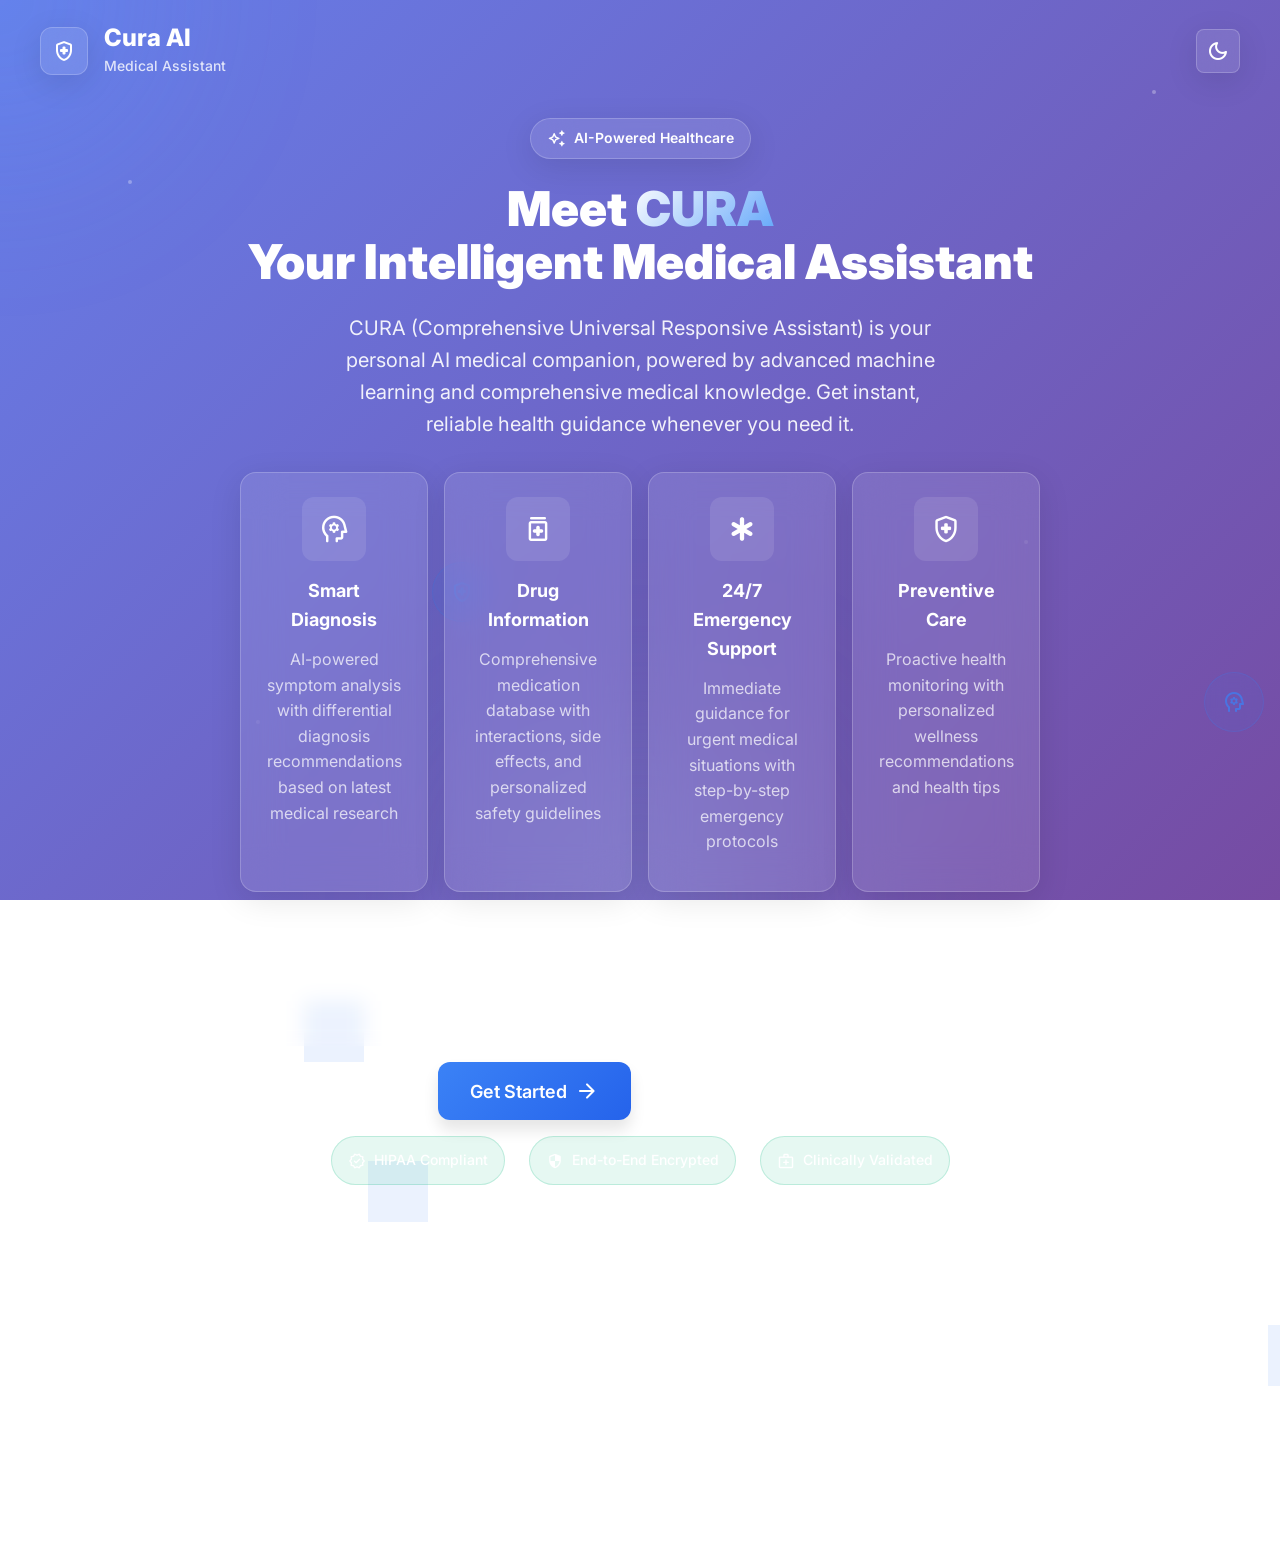
<file: frontend/index.html>
﻿<!DOCTYPE html>
<html lang="en">
<head>
    <meta charset="UTF-8">
    <meta name="viewport" content="width=device-width, initial-scale=1.0">
    <title>Cura AI - Your Intelligent Medical Assistant</title>
    <meta name="description" content="Advanced AI-powered medical assistant providing intelligent health guidance and medical insights">
    
    <!-- PWA Configuration -->
    <meta name="theme-color" content="#6366f1">
    <meta name="mobile-web-app-capable" content="yes">
    <meta name="apple-mobile-web-app-capable" content="yes">
    <meta name="apple-mobile-web-app-status-bar-style" content="black-translucent">
    <meta name="apple-mobile-web-app-title" content="Cura AI">
    
    <!-- Icons and Manifest -->
    <link rel="manifest" href="manifest.json">
    <link rel="icon" href="favicon.svg" type="image/svg+xml">
    
    <!-- Fonts -->
    <link rel="preconnect" href="https://fonts.googleapis.com">
    <link rel="preconnect" href="https://fonts.gstatic.com" crossorigin>
    <link href="https://fonts.googleapis.com/css2?family=Inter:wght@300;400;500;600;700;800;900&display=swap" rel="stylesheet">
    <link href="https://fonts.googleapis.com/css2?family=JetBrains+Mono:wght@400;500;600&display=swap" rel="stylesheet">
    <link href="https://fonts.googleapis.com/css2?family=Material+Symbols+Rounded:opsz,wght,FILL,GRAD@20..48,100..700,0..1,-50..200" rel="stylesheet">
    
    <!-- Styles -->
    <link rel="stylesheet" href="app.css">
</head>
<body>
    <!-- Loading Screen -->
    <div id="loadingScreen" class="loading-screen hidden">
        <div class="loading-container">
            <div class="loading-logo">
                <div class="logo-icon">
                    <span class="material-symbols-rounded">health_and_safety</span>
                </div>
                <h1>Cura AI</h1>
                <p>Initializing your medical assistant...</p>
            </div>
            <div class="loading-animation">
                <div class="loading-bar">
                    <div class="loading-progress"></div>
                </div>
                <div class="loading-dots">
                    <span></span><span></span><span></span>
                </div>
            </div>
        </div>
    </div>

    <!-- Main Application Container -->
    <div id="app" class="app-container">
        
        <!-- Welcome & Authentication Section -->
        <div id="authSection" class="auth-section">
            <!-- Background Effects -->
            <div class="background-effects">
                <div class="gradient-orb orb-1"></div>
                <div class="gradient-orb orb-2"></div>
                <div class="gradient-orb orb-3"></div>
                <div class="floating-particles">
                    <div class="particle"></div>
                    <div class="particle"></div>
                    <div class="particle"></div>
                    <div class="particle"></div>
                    <div class="particle"></div>
                </div>
            </div>
            
            <!-- Navigation Header -->
            <header class="auth-header">
                <div class="header-content">
                    <div class="brand-logo">
                        <div class="logo-container">
                            <span class="material-symbols-rounded">health_and_safety</span>
                        </div>
                        <div class="brand-text">
                            <h1>Cura AI</h1>
                            <span>Medical Assistant</span>
                        </div>
                    </div>
                    <div class="header-actions">
                        <button id="themeToggle" class="theme-toggle" aria-label="Toggle theme">
                            <span class="material-symbols-rounded">dark_mode</span>
                        </button>
                    </div>
                </div>
            </header>

            <!-- Main Authentication Content -->
            <main class="auth-main">
                <!-- Welcome Section -->
                <div id="welcomeView" class="view welcome-view active">
                    <div class="welcome-content">
                        <div class="welcome-hero">
                            <div class="hero-badge animate-bounce">
                                <span class="material-symbols-rounded">auto_awesome</span>
                                <span>AI-Powered Healthcare</span>
                            </div>
                            <h1 class="hero-title animate-fade-in">
                                Meet <span class="gradient-text">CURA</span>
                                <br>Your Intelligent Medical Assistant
                            </h1>
                            <p class="hero-description animate-fade-in-delay">
                                CURA (Comprehensive Universal Responsive Assistant) is your personal AI medical companion, 
                                powered by advanced machine learning and comprehensive medical knowledge. Get instant, 
                                reliable health guidance whenever you need it.
                            </p>
                            
                            <!-- Animated Medical Icons -->
                            <div class="medical-animation">
                                <div class="floating-icon icon-1">
                                    <span class="material-symbols-rounded">health_and_safety</span>
                                </div>
                                <div class="floating-icon icon-2">
                                    <span class="material-symbols-rounded">psychology</span>
                                </div>
                                <div class="floating-icon icon-3">
                                    <span class="material-symbols-rounded">medication</span>
                                </div>
                                <div class="floating-icon icon-4">
                                    <span class="material-symbols-rounded">emergency</span>
                                </div>
                                <div class="floating-icon icon-5">
                                    <span class="material-symbols-rounded">favorite</span>
                                </div>
                            </div>
                        </div>
                        
                        <div class="feature-showcase">
                            <div class="feature-card animate-slide-up" style="animation-delay: 0.1s">
                                <div class="feature-icon">
                                    <span class="material-symbols-rounded">psychology</span>
                                </div>
                                <h3>Smart Diagnosis</h3>
                                <p>AI-powered symptom analysis with differential diagnosis recommendations based on latest medical research</p>
                            </div>
                            <div class="feature-card animate-slide-up" style="animation-delay: 0.2s">
                                <div class="feature-icon">
                                    <span class="material-symbols-rounded">medication</span>
                                </div>
                                <h3>Drug Information</h3>
                                <p>Comprehensive medication database with interactions, side effects, and personalized safety guidelines</p>
                            </div>
                            <div class="feature-card animate-slide-up" style="animation-delay: 0.3s">
                                <div class="feature-icon">
                                    <span class="material-symbols-rounded">emergency</span>
                                </div>
                                <h3>24/7 Emergency Support</h3>
                                <p>Immediate guidance for urgent medical situations with step-by-step emergency protocols</p>
                            </div>
                            <div class="feature-card animate-slide-up" style="animation-delay: 0.4s">
                                <div class="feature-icon">
                                    <span class="material-symbols-rounded">health_and_safety</span>
                                </div>
                                <h3>Preventive Care</h3>
                                <p>Proactive health monitoring with personalized wellness recommendations and health tips</p>
                            </div>
                        </div>
                        
                        <div class="stats-section animate-fade-in-delay-2">
                            <div class="stat-item">
                                <span class="stat-number">10k+</span>
                                <span class="stat-label">Medical Articles</span>
                            </div>
                            <div class="stat-item">
                                <span class="stat-number">90%</span>
                                <span class="stat-label">Accuracy Rate</span>
                            </div>
                            <div class="stat-item">
                                <span class="stat-number">24/7</span>
                                <span class="stat-label">Availability</span>
                            </div>
                        </div>
                        
                        <div class="action-buttons animate-bounce-delay">
                            <button id="getStartedBtn" class="btn btn-primary btn-large pulse-animation">
                                <span>Get Started</span>
                                <span class="material-symbols-rounded">arrow_forward</span>
                            </button>
                            <button id="learnMoreBtn" class="btn btn-secondary btn-large">
                                <span class="material-symbols-rounded">info</span>
                                <span>Learn More</span>
                            </button>
                        </div>
                        
                        <div class="trust-indicators animate-fade-in-delay-3">
                            <div class="trust-item">
                                <span class="material-symbols-rounded">verified</span>
                                <span>HIPAA Compliant</span>
                            </div>
                            <div class="trust-item">
                                <span class="material-symbols-rounded">security</span>
                                <span>End-to-End Encrypted</span>
                            </div>
                            <div class="trust-item">
                                <span class="material-symbols-rounded">medical_services</span>
                                <span>Clinically Validated</span>
                            </div>
                        </div>
                    </div>
                </div>

                <!-- Login Section -->
                <div id="loginView" class="view auth-view">
                    <div class="auth-container">
                        <div class="auth-header-text">
                            <h2>Welcome Back</h2>
                            <p>Sign in to continue your healthcare journey</p>
                        </div>
                        
                        <form id="loginForm" class="auth-form">
                            <div class="form-group">
                                <div class="input-container">
                                    <span class="input-icon material-symbols-rounded">mail</span>
                                    <input 
                                        type="email" 
                                        id="loginEmail" 
                                        name="email" 
                                        placeholder="Email address" 
                                        required 
                                        autocomplete="email"
                                    >
                                    <label for="loginEmail">Email</label>
                                </div>
                            </div>
                            
                            <div class="form-group">
                                <div class="input-container">
                                    <span class="input-icon material-symbols-rounded">lock</span>
                                    <input 
                                        type="password" 
                                        id="loginPassword" 
                                        name="password" 
                                        placeholder="Password" 
                                        required 
                                        autocomplete="current-password"
                                    >
                                    <label for="loginPassword">Password</label>
                                    <button type="button" class="password-toggle" aria-label="Toggle password visibility">
                                        <span class="material-symbols-rounded">visibility</span>
                                    </button>
                                </div>
                            </div>
                            
                            <div class="form-options">
                                <label class="checkbox-container">
                                    <input type="checkbox" name="remember">
                                    <span class="checkmark"></span>
                                    <span class="checkbox-label">Remember me</span>
                                </label>
                                <button type="button" class="link-button">Forgot password?</button>
                            </div>
                            
                            <button type="submit" class="btn btn-primary btn-full">
                                <span id="loginBtnText">Sign In</span>
                                <span id="loginBtnLoader" class="btn-loader hidden">
                                    <span class="material-symbols-rounded">progress_activity</span>
                                </span>
                            </button>
                        </form>
                        
                        <div class="auth-switch">
                            <p>Don't have an account? <button type="button" id="showSignupBtn" class="link-button">Sign up</button></p>
                            <div class="guest-option">
                                <p>Or <button type="button" id="tryAsGuestBtn" class="link-button guest-btn">try as guest</button> to explore CURA</p>
                            </div>
                        </div>
                    </div>
                </div>

                <!-- Signup Section -->
                <div id="signupView" class="view auth-view">
                    <div class="auth-container">
                        <div class="auth-header-text">
                            <h2>Create Account</h2>
                            <p>Join thousands who trust Cura with their health</p>
                        </div>
                        
                        <form id="signupForm" class="auth-form">
                            <div class="form-group">
                                <div class="input-container">
                                    <span class="input-icon material-symbols-rounded">alternate_email</span>
                                    <input 
                                        type="text" 
                                        id="signupUsername" 
                                        name="username" 
                                        placeholder="Username" 
                                        required 
                                        minlength="3"
                                        maxlength="50"
                                        autocomplete="username"
                                    >
                                    <label for="signupUsername">Username</label>
                                </div>
                            </div>
                            
                            <div class="form-row">
                                <div class="form-group">
                                    <div class="input-container">
                                        <span class="input-icon material-symbols-rounded">person</span>
                                        <input 
                                            type="text" 
                                            id="firstName" 
                                            name="firstName" 
                                            placeholder="First name" 
                                            required
                                            autocomplete="given-name"
                                        >
                                        <label for="firstName">First Name</label>
                                    </div>
                                </div>
                                <div class="form-group">
                                    <div class="input-container">
                                        <span class="input-icon material-symbols-rounded">person</span>
                                        <input 
                                            type="text" 
                                            id="lastName" 
                                            name="lastName" 
                                            placeholder="Last name" 
                                            required
                                            autocomplete="family-name"
                                        >
                                        <label for="lastName">Last Name</label>
                                    </div>
                                </div>
                            </div>
                            
                            <div class="form-group">
                                <div class="input-container">
                                    <span class="input-icon material-symbols-rounded">mail</span>
                                    <input 
                                        type="email" 
                                        id="signupEmail" 
                                        name="email" 
                                        placeholder="Email address" 
                                        required
                                        autocomplete="email"
                                    >
                                    <label for="signupEmail">Email</label>
                                </div>
                            </div>
                            
                            <div class="form-group">
                                <div class="input-container">
                                    <span class="input-icon material-symbols-rounded">lock</span>
                                    <input 
                                        type="password" 
                                        id="signupPassword" 
                                        name="password" 
                                        placeholder="Password" 
                                        required 
                                        minlength="8"
                                        autocomplete="new-password"
                                    >
                                    <label for="signupPassword">Password</label>
                                    <button type="button" class="password-toggle" aria-label="Toggle password visibility">
                                        <span class="material-symbols-rounded">visibility</span>
                                    </button>
                                </div>
                                <div class="password-strength">
                                    <div class="strength-bar">
                                        <div class="strength-fill"></div>
                                    </div>
                                    <span class="strength-text">Password strength: Weak</span>
                                </div>
                            </div>
                            
                            <div class="form-group">
                                <div class="input-container">
                                    <span class="input-icon material-symbols-rounded">lock</span>
                                    <input 
                                        type="password" 
                                        id="confirmPassword" 
                                        name="confirmPassword" 
                                        placeholder="Confirm password" 
                                        required
                                        autocomplete="new-password"
                                    >
                                    <label for="confirmPassword">Confirm Password</label>
                                </div>
                            </div>
                            
                            <div class="form-options">
                                <label class="checkbox-container">
                                    <input type="checkbox" name="terms" required>
                                    <span class="checkmark"></span>
                                    <span class="checkbox-label">
                                        I agree to the <button type="button" class="link-button">Terms of Service</button> 
                                        and <button type="button" class="link-button">Privacy Policy</button>
                                    </span>
                                </label>
                            </div>
                            
                            <button type="submit" class="btn btn-primary btn-full">
                                <span id="signupBtnText">Create Account</span>
                                <span id="signupBtnLoader" class="btn-loader hidden">
                                    <span class="material-symbols-rounded">progress_activity</span>
                                </span>
                            </button>
                        </form>
                        
                        <div class="auth-switch">
                            <p>Already have an account? <button type="button" id="showLoginBtn" class="link-button">Sign in</button></p>
                            <div class="guest-option">
                                <p>Or <button type="button" id="tryAsGuestBtn2" class="link-button guest-btn">try as guest</button> to explore CURA</p>
                            </div>
                        </div>
                    </div>
                </div>
            </main>
        </div>

        <!-- Chat Application Section -->
        <div id="chatSection" class="chat-section hidden">
            <!-- Chat Header -->
            <header class="chat-header">
                <div class="header-left">
                    <div class="app-logo">
                        <span class="material-symbols-rounded">health_and_safety</span>
                        <div class="logo-text">
                            <h1>Cura AI</h1>
                            <span class="status-indicator">
                                <span class="status-dot"></span>
                                Online
                            </span>
                        </div>
                    </div>
                </div>
                
                <div class="header-center">
                    <div class="user-greeting">
                        <span id="userGreeting">Welcome back!</span>
                    </div>
                </div>
                
                <div class="header-right">
                    <div class="header-actions">
                        <button class="action-btn" id="settingsBtn" aria-label="Settings">
                            <span class="material-symbols-rounded">settings</span>
                        </button>
                        <button class="action-btn" id="helpBtn" aria-label="Help">
                            <span class="material-symbols-rounded">help</span>
                        </button>
                        <div class="user-menu">
                            <button class="user-avatar" id="userMenuBtn">
                                <span class="material-symbols-rounded">account_circle</span>
                            </button>
                            <div class="user-dropdown" id="userDropdown">
                                <div class="dropdown-header">
                                    <div class="user-info">
                                        <div class="user-name" id="userName">User</div>
                                        <div class="user-email" id="userEmail">user@example.com</div>
                                    </div>
                                </div>
                                <div class="dropdown-menu">
                                    <button class="dropdown-item">
                                        <span class="material-symbols-rounded">person</span>
                                        <span>Profile</span>
                                    </button>
                                    <button class="dropdown-item">
                                        <span class="material-symbols-rounded">history</span>
                                        <span>Chat History</span>
                                    </button>
                                    <button class="dropdown-item">
                                        <span class="material-symbols-rounded">settings</span>
                                        <span>Settings</span>
                                    </button>
                                    <div class="dropdown-divider"></div>
                                    <button class="dropdown-item" id="logoutBtn">
                                        <span class="material-symbols-rounded">logout</span>
                                        <span>Sign Out</span>
                                    </button>
                                </div>
                            </div>
                        </div>
                    </div>
                </div>
            </header>

            <!-- Chat Main Content -->
            <main class="chat-main">
                <div class="chat-container">
                    <!-- Chat Messages Area -->
                    <div class="chat-messages" id="chatMessages">
                        <!-- Messages will be dynamically added here -->
                    </div>

                    <!-- Chat Input Area -->
                    <div class="chat-input-area">
                        <div class="input-container">
                            <div class="input-wrapper">
                                <div class="message-input-container">
                                    <textarea 
                                        id="messageInput" 
                                        class="message-input" 
                                        placeholder="Ask me about your health concerns, symptoms, or medications..."
                                        rows="1"
                                        maxlength="2000"
                                    ></textarea>
                                    <div class="input-overlay">
                                        <div class="character-count">
                                            <span id="charCount">0</span>/2000
                                        </div>
                                    </div>
                                </div>
                                
                                <div class="input-actions-right">
                                    <button class="send-btn" id="sendBtn" disabled aria-label="Send message">
                                        <span class="material-symbols-rounded">send</span>
                                    </button>
                                </div>
                            </div>
                            
                            <div class="input-footer">
                                <div class="quick-actions">
                                    <button class="quick-action" data-action="symptoms">
                                        <span class="material-symbols-rounded">healing</span>
                                        <span>Symptoms</span>
                                    </button>
                                    <button class="quick-action" data-action="medication">
                                        <span class="material-symbols-rounded">pill</span>
                                        <span>Medication</span>
                                    </button>
                                    <button class="quick-action" data-action="emergency">
                                        <span class="material-symbols-rounded">local_hospital</span>
                                        <span>Emergency</span>
                                    </button>
                                </div>
                                <div class="ai-status">
                                    <span class="status-indicator">
                                        <span class="status-dot"></span>
                                        AI Ready
                                    </span>
                                </div>
                            </div>
                        </div>
                    </div>
                </div>
            </main>
        </div>
    </div>

    <!-- Toast Notifications -->
    <div id="toastContainer" class="toast-container"></div>

    <!-- Modals -->
    <div id="modalOverlay" class="modal-overlay hidden">
        <div class="modal" id="settingsModal">
            <div class="modal-header">
                <h3>Settings</h3>
                <button class="modal-close" aria-label="Close">
                    <span class="material-symbols-rounded">close</span>
                </button>
            </div>
            <div class="modal-body">
                <p>Settings content coming soon...</p>
            </div>
        </div>
    </div>

    <!-- Scripts -->
    <script>
        // Initialize proper application flow
        document.addEventListener('DOMContentLoaded', function() {
            console.log('DOM loaded - initializing CURA application flow');
            
            // Check if user is already authenticated
            const authToken = localStorage.getItem('auth_token');
            const isAuthenticated = authToken && authToken !== 'guest_token';
            
            if (isAuthenticated) {
                // User is authenticated, go directly to chat
                showChatSection();
            } else {
                // Show welcome screen for new users
                showWelcomeSection();
            }
            
            // Hide loading screen
            const loadingScreen = document.getElementById('loadingScreen');
            if (loadingScreen) {
                loadingScreen.classList.add('hidden');
            }
        });
        
        function showWelcomeSection() {
            const authSection = document.getElementById('authSection');
            const chatSection = document.getElementById('chatSection');
            const welcomeView = document.getElementById('welcomeView');
            
            if (authSection) {
                authSection.classList.remove('hidden');
            }
            if (chatSection) {
                chatSection.classList.add('hidden');
            }
            if (welcomeView) {
                welcomeView.classList.add('active');
            }
            
            console.log('Showing welcome section');
        }
        
        function showAuthSection() {
            const welcomeView = document.getElementById('welcomeView');
            const loginView = document.getElementById('loginView');
            
            if (welcomeView) {
                welcomeView.classList.remove('active');
            }
            if (loginView) {
                loginView.classList.add('active');
            }
            
            console.log('Showing auth section');
        }
        
        function showChatSection() {
            const authSection = document.getElementById('authSection');
            const chatSection = document.getElementById('chatSection');
            
            if (authSection) {
                authSection.classList.add('hidden');
            }
            if (chatSection) {
                chatSection.classList.remove('hidden');
            }
            
            console.log('Showing chat section');
        }
        
        // Service Worker Management
        if ('serviceWorker' in navigator) {
            navigator.serviceWorker.register('sw.js').catch(function(error) {
                console.log('Service Worker registration failed:', error);
            });
        }
    </script>
    <script src="app.js"></script>
</body>
</html>
</file>
<file: frontend/app.css>
/*
 * Cura AI - Modern Medical Assistant Interface
 * Version 2.0 - Complete UI Rebuild
 * Built with modern CSS features and design systems
 */

/* CSS Reset and Base */
*,
*::before,
*::after {
    margin: 0;
    padding: 0;
    box-sizing: border-box;
}

/* CSS Custom Properties - Design System */
:root {
    /* Color Palette - Modern Medical Theme */
    --primary-50: #eff6ff;
    --primary-100: #dbeafe;
    --primary-200: #bfdbfe;
    --primary-300: #93c5fd;
    --primary-400: #60a5fa;
    --primary-500: #3b82f6;
    --primary-600: #2563eb;
    --primary-700: #1d4ed8;
    --primary-800: #1e40af;
    --primary-900: #1e3a8a;
    
    --secondary-50: #f0f9ff;
    --secondary-500: #06b6d4;
    --secondary-600: #0891b2;
    
    --success-50: #ecfdf5;
    --success-500: #10b981;
    --success-600: #059669;
    
    --warning-50: #fffbeb;
    --warning-500: #f59e0b;
    --warning-600: #d97706;
    
    --error-50: #fef2f2;
    --error-500: #ef4444;
    --error-600: #dc2626;
    
    --gray-50: #f9fafb;
    --gray-100: #f3f4f6;
    --gray-200: #e5e7eb;
    --gray-300: #d1d5db;
    --gray-400: #9ca3af;
    --gray-500: #6b7280;
    --gray-600: #4b5563;
    --gray-700: #374151;
    --gray-800: #1f2937;
    --gray-900: #111827;
    
    /* Glass Morphism */
    --glass-bg: rgba(255, 255, 255, 0.1);
    --glass-bg-light: rgba(255, 255, 255, 0.15);
    --glass-bg-dark: rgba(0, 0, 0, 0.1);
    --glass-border: rgba(255, 255, 255, 0.2);
    --glass-shadow: 0 8px 32px rgba(0, 0, 0, 0.1);
    --glass-shadow-hover: 0 12px 40px rgba(0, 0, 0, 0.15);
    
    /* Gradients */
    --gradient-primary: linear-gradient(135deg, var(--primary-500) 0%, var(--primary-600) 100%);
    --gradient-secondary: linear-gradient(135deg, var(--secondary-500) 0%, var(--secondary-600) 100%);
    --gradient-background: linear-gradient(135deg, #667eea 0%, #764ba2 100%);
    --gradient-text: linear-gradient(135deg, var(--primary-600) 0%, var(--secondary-500) 100%);
    
    /* Typography */
    --font-family: 'Inter', -apple-system, BlinkMacSystemFont, 'Segoe UI', Roboto, sans-serif;
    --font-mono: 'JetBrains Mono', 'Fira Code', monospace;
    
    --text-xs: 0.75rem;      /* 12px */
    --text-sm: 0.875rem;     /* 14px */
    --text-base: 1rem;       /* 16px */
    --text-lg: 1.125rem;     /* 18px */
    --text-xl: 1.25rem;      /* 20px */
    --text-2xl: 1.5rem;      /* 24px */
    --text-3xl: 1.875rem;    /* 30px */
    --text-4xl: 2.25rem;     /* 36px */
    --text-5xl: 3rem;        /* 48px */
    
    /* Spacing */
    --space-1: 0.25rem;      /* 4px */
    --space-2: 0.5rem;       /* 8px */
    --space-3: 0.75rem;      /* 12px */
    --space-4: 1rem;         /* 16px */
    --space-5: 1.25rem;      /* 20px */
    --space-6: 1.5rem;       /* 24px */
    --space-8: 2rem;         /* 32px */
    --space-10: 2.5rem;      /* 40px */
    --space-12: 3rem;        /* 48px */
    --space-16: 4rem;        /* 64px */
    --space-20: 5rem;        /* 80px */
    
    /* Border Radius */
    --radius-sm: 0.25rem;    /* 4px */
    --radius-md: 0.375rem;   /* 6px */
    --radius-lg: 0.5rem;     /* 8px */
    --radius-xl: 0.75rem;    /* 12px */
    --radius-2xl: 1rem;      /* 16px */
    --radius-3xl: 1.5rem;    /* 24px */
    --radius-full: 9999px;
    
    /* Shadows */
    --shadow-sm: 0 1px 2px rgba(0, 0, 0, 0.05);
    --shadow-md: 0 4px 6px rgba(0, 0, 0, 0.07);
    --shadow-lg: 0 10px 15px rgba(0, 0, 0, 0.1);
    --shadow-xl: 0 20px 25px rgba(0, 0, 0, 0.1);
    --shadow-2xl: 0 25px 50px rgba(0, 0, 0, 0.15);
    
    /* Animation */
    --duration-fast: 150ms;
    --duration-normal: 300ms;
    --duration-slow: 500ms;
    --ease-in-out: cubic-bezier(0.4, 0, 0.2, 1);
    --ease-out: cubic-bezier(0, 0, 0.2, 1);
    --ease-bounce: cubic-bezier(0.68, -0.55, 0.265, 1.55);
}

/* Dark Theme Variables */
[data-theme="dark"] {
    --glass-bg: rgba(0, 0, 0, 0.2);
    --glass-bg-light: rgba(0, 0, 0, 0.3);
    --glass-border: rgba(255, 255, 255, 0.1);
    --gradient-background: linear-gradient(135deg, #1e293b 0%, #334155 100%);
}

/* Base Styles */
html {
    font-size: 16px;
    scroll-behavior: smooth;
}

body {
    font-family: var(--font-family);
    font-size: var(--text-base);
    font-weight: 400;
    line-height: 1.6;
    color: var(--gray-900);
    background: var(--gradient-background);
    background-attachment: fixed;
    overflow-x: hidden;
    -webkit-font-smoothing: antialiased;
    -moz-osx-font-smoothing: grayscale;
    text-rendering: optimizeLegibility;
}

/* Loading Screen */
.loading-screen {
    position: fixed;
    top: 0;
    left: 0;
    right: 0;
    bottom: 0;
    background: var(--gradient-background);
    display: flex;
    align-items: center;
    justify-content: center;
    z-index: 9999;
    transition: opacity var(--duration-slow) var(--ease-out);
}

.loading-container {
    text-align: center;
    color: white;
}

.loading-logo {
    margin-bottom: var(--space-8);
}

.logo-icon {
    width: 80px;
    height: 80px;
    background: var(--glass-bg);
    backdrop-filter: blur(20px);
    border: 1px solid var(--glass-border);
    border-radius: var(--radius-3xl);
    display: flex;
    align-items: center;
    justify-content: center;
    margin: 0 auto var(--space-4);
    box-shadow: var(--glass-shadow);
}

.logo-icon .material-symbols-rounded {
    font-size: 3rem;
    color: white;
}

.loading-logo h1 {
    font-size: var(--text-4xl);
    font-weight: 800;
    margin-bottom: var(--space-2);
    background: linear-gradient(135deg, #ffffff 0%, #e2e8f0 100%);
    -webkit-background-clip: text;
    -webkit-text-fill-color: transparent;
    background-clip: text;
}

.loading-logo p {
    font-size: var(--text-lg);
    opacity: 0.8;
    font-weight: 500;
}

.loading-animation {
    width: 300px;
    margin: 0 auto;
}

.loading-bar {
    height: 4px;
    background: rgba(255, 255, 255, 0.2);
    border-radius: var(--radius-full);
    overflow: hidden;
    margin-bottom: var(--space-4);
}

.loading-progress {
    height: 100%;
    background: linear-gradient(90deg, #ffffff 0%, #60a5fa 100%);
    border-radius: var(--radius-full);
    animation: loadingProgress 2s ease-in-out infinite;
}

.loading-dots {
    display: flex;
    justify-content: center;
    gap: var(--space-2);
}

.loading-dots span {
    width: 8px;
    height: 8px;
    background: rgba(255, 255, 255, 0.6);
    border-radius: var(--radius-full);
    animation: loadingDots 1.4s infinite ease-in-out;
}

.loading-dots span:nth-child(1) { animation-delay: -0.32s; }
.loading-dots span:nth-child(2) { animation-delay: -0.16s; }
.loading-dots span:nth-child(3) { animation-delay: 0s; }

/* App Container */
.app-container {
    position: relative;
}

/* Authentication Section */
.auth-section {
    position: relative;
    display: flex;
    flex-direction: column;
}

/* Background Effects */
.background-effects {
    position: fixed;
    top: 0;
    left: 0;
    right: 0;
    bottom: 0;
    overflow: hidden;
    z-index: -1;
}

.gradient-orb {
    position: absolute;
    border-radius: var(--radius-full);
    filter: blur(100px);
    opacity: 0.3;
    animation: floatOrb 20s ease-in-out infinite;
}

.orb-1 {
    width: 400px;
    height: 400px;
    background: radial-gradient(circle, var(--primary-400) 0%, transparent 70%);
    top: -200px;
    left: -200px;
    animation-delay: 0s;
}

.orb-2 {
    width: 300px;
    height: 300px;
    background: radial-gradient(circle, var(--secondary-400) 0%, transparent 70%);
    top: 50%;
    right: -150px;
    animation-delay: -10s;
}

.orb-3 {
    width: 500px;
    height: 500px;
    background: radial-gradient(circle, var(--primary-300) 0%, transparent 70%);
    bottom: -250px;
    left: 50%;
    transform: translateX(-50%);
    animation-delay: -5s;
}

.floating-particles {
    position: absolute;
    top: 0;
    left: 0;
    right: 0;
    bottom: 0;
}

.particle {
    position: absolute;
    width: 4px;
    height: 4px;
    background: rgba(255, 255, 255, 0.3);
    border-radius: var(--radius-full);
    animation: floatParticle 15s linear infinite;
}

.particle:nth-child(1) {
    top: 20%;
    left: 10%;
    animation-delay: 0s;
    animation-duration: 20s;
}

.particle:nth-child(2) {
    top: 60%;
    left: 80%;
    animation-delay: -5s;
    animation-duration: 25s;
}

.particle:nth-child(3) {
    top: 30%;
    left: 60%;
    animation-delay: -10s;
    animation-duration: 18s;
}

.particle:nth-child(4) {
    top: 80%;
    left: 20%;
    animation-delay: -15s;
    animation-duration: 22s;
}

.particle:nth-child(5) {
    top: 10%;
    left: 90%;
    animation-delay: -8s;
    animation-duration: 16s;
}

/* Header */
.auth-header {
    padding: var(--space-6) var(--space-8);
    position: relative;
    z-index: 10;
}

.header-content {
    max-width: 1200px;
    margin: 0 auto;
    display: flex;
    justify-content: space-between;
    align-items: center;
}

.brand-logo {
    display: flex;
    align-items: center;
    gap: var(--space-4);
}

.logo-container {
    width: 48px;
    height: 48px;
    background: var(--glass-bg);
    backdrop-filter: blur(20px);
    border: 1px solid var(--glass-border);
    border-radius: var(--radius-xl);
    display: flex;
    align-items: center;
    justify-content: center;
    box-shadow: var(--glass-shadow);
}

.logo-container .material-symbols-rounded {
    font-size: 1.5rem;
    color: white;
}

.brand-text h1 {
    font-size: var(--text-2xl);
    font-weight: 800;
    color: white;
    line-height: 1.2;
}

.brand-text span {
    font-size: var(--text-sm);
    color: rgba(255, 255, 255, 0.8);
    font-weight: 500;
}

.header-actions {
    display: flex;
    gap: var(--space-3);
}

.theme-toggle {
    width: 44px;
    height: 44px;
    background: var(--glass-bg);
    backdrop-filter: blur(20px);
    border: 1px solid var(--glass-border);
    border-radius: var(--radius-lg);
    display: flex;
    align-items: center;
    justify-content: center;
    color: white;
    cursor: pointer;
    transition: all var(--duration-normal) var(--ease-in-out);
    box-shadow: var(--glass-shadow);
}

.theme-toggle:hover {
    background: var(--glass-bg-light);
    transform: translateY(-2px);
    box-shadow: var(--glass-shadow-hover);
}

/* Main Content */
.auth-main {
    flex: 1;
    display: flex;
    align-items: center;
    justify-content: center;
    padding: var(--space-4) var(--space-8);
    position: relative;
    z-index: 10;
}

/* Views */
.view {
    display: none;
    width: 100%;
    max-width: 1200px;
    margin: 0 auto;
    animation: fadeInUp var(--duration-slow) var(--ease-out);
}

.view.active {
    display: block;
}

/* Welcome View */
.welcome-view {
    text-align: center;
    color: white;
}

.welcome-content {
    max-width: 800px;
    margin: 0 auto;
}

.welcome-hero {
    margin-bottom: var(--space-8);
}

.hero-badge {
    display: inline-flex;
    align-items: center;
    gap: var(--space-2);
    padding: var(--space-2) var(--space-4);
    background: var(--glass-bg);
    backdrop-filter: blur(20px);
    border: 1px solid var(--glass-border);
    border-radius: var(--radius-full);
    font-size: var(--text-sm);
    font-weight: 600;
    margin-bottom: var(--space-6);
    box-shadow: var(--glass-shadow);
}

.hero-badge .material-symbols-rounded {
    font-size: 1.2rem;
}

.hero-title {
    font-size: var(--text-5xl);
    font-weight: 900;
    line-height: 1.1;
    margin-bottom: var(--space-6);
}

.gradient-text {
    background: linear-gradient(135deg, #ffffff 0%, #60a5fa 100%);
    -webkit-background-clip: text;
    -webkit-text-fill-color: transparent;
    background-clip: text;
}

.hero-description {
    font-size: var(--text-xl);
    line-height: 1.6;
    opacity: 0.9;
    margin-bottom: var(--space-10);
    max-width: 600px;
    margin-left: auto;
    margin-right: auto;
}

/* Feature Showcase */
.feature-showcase {
    display: grid;
    grid-template-columns: repeat(4, 1fr);
    gap: var(--space-4);
    margin-bottom: var(--space-12);
}

.feature-card {
    background: var(--glass-bg);
    backdrop-filter: blur(20px);
    border: 1px solid var(--glass-border);
    border-radius: var(--radius-2xl);
    padding: var(--space-6);
    text-align: center;
    transition: all var(--duration-normal) var(--ease-in-out);
    box-shadow: var(--glass-shadow);
}

.feature-card:hover {
    background: var(--glass-bg-light);
    transform: translateY(-8px);
    box-shadow: var(--glass-shadow-hover);
}

.feature-icon {
    width: 64px;
    height: 64px;
    background: rgba(255, 255, 255, 0.1);
    border-radius: var(--radius-xl);
    display: flex;
    align-items: center;
    justify-content: center;
    margin: 0 auto var(--space-4);
}

.feature-icon .material-symbols-rounded {
    font-size: 2rem;
    color: white;
}

.feature-card h3 {
    font-size: var(--text-xl);
    font-weight: 700;
    margin-bottom: var(--space-2);
    color: white;
}

.feature-card p {
    font-size: var(--text-base);
    opacity: 0.8;
    line-height: 1.5;
}

/* Action Buttons */
.action-buttons {
    display: flex;
    gap: var(--space-4);
    justify-content: center;
    flex-wrap: wrap;
}

/* Auth Views */
.auth-view {
    max-width: 480px;
    margin: 0 auto;
}

.auth-container {
    background: var(--glass-bg);
    backdrop-filter: blur(20px);
    border: 1px solid var(--glass-border);
    border-radius: var(--radius-3xl);
    padding: var(--space-10);
    box-shadow: var(--glass-shadow);
}

.auth-header-text {
    text-align: center;
    margin-bottom: var(--space-8);
    color: white;
}

.auth-header-text h2 {
    font-size: var(--text-3xl);
    font-weight: 800;
    margin-bottom: var(--space-2);
}

.auth-header-text p {
    font-size: var(--text-lg);
    opacity: 0.8;
}

/* Forms */
.auth-form {
    margin-bottom: var(--space-6);
}

.form-group {
    margin-bottom: var(--space-5);
}

.form-row {
    display: grid;
    grid-template-columns: 1fr 1fr;
    gap: var(--space-4);
}

.input-container {
    position: relative;
}

.input-container input {
    width: 100%;
    padding: var(--space-4) var(--space-12) var(--space-4) var(--space-12);
    background: rgba(255, 255, 255, 0.05);
    border: 1px solid rgba(255, 255, 255, 0.1);
    border-radius: var(--radius-xl);
    color: white;
    font-size: var(--text-base);
    font-family: var(--font-family);
    transition: all var(--duration-normal) var(--ease-in-out);
    backdrop-filter: blur(10px);
}

.input-container input:focus {
    outline: none;
    background: rgba(255, 255, 255, 0.08);
    border-color: var(--primary-400);
    box-shadow: 0 0 0 3px rgba(59, 130, 246, 0.1);
    transform: translateY(-2px);
}

.input-container input::placeholder {
    color: rgba(255, 255, 255, 0.5);
}

.input-icon {
    position: absolute;
    left: var(--space-4);
    top: 50%;
    transform: translateY(-50%);
    color: rgba(255, 255, 255, 0.6);
    font-size: 1.25rem;
    pointer-events: none;
    transition: color var(--duration-normal) var(--ease-in-out);
}

.input-container:focus-within .input-icon {
    color: var(--primary-400);
}

.input-container label {
    position: absolute;
    left: var(--space-12);
    top: 50%;
    transform: translateY(-50%);
    color: rgba(255, 255, 255, 0.6);
    font-size: var(--text-base);
    pointer-events: none;
    transition: all var(--duration-normal) var(--ease-in-out);
    background: transparent;
    padding: 0 var(--space-2);
}

.input-container input:focus + label,
.input-container input:not(:placeholder-shown) + label {
    top: 0;
    font-size: var(--text-sm);
    color: var(--primary-400);
    background: rgba(102, 126, 234, 0.1);
    backdrop-filter: blur(10px);
    border-radius: var(--radius-md);
}

.password-toggle {
    position: absolute;
    right: var(--space-4);
    top: 50%;
    transform: translateY(-50%);
    background: none;
    border: none;
    color: rgba(255, 255, 255, 0.6);
    cursor: pointer;
    font-size: 1.25rem;
    transition: color var(--duration-normal) var(--ease-in-out);
}

.password-toggle:hover {
    color: white;
}

/* Password Strength */
.password-strength {
    margin-top: var(--space-2);
}

.strength-bar {
    height: 4px;
    background: rgba(255, 255, 255, 0.1);
    border-radius: var(--radius-full);
    overflow: hidden;
    margin-bottom: var(--space-1);
}

.strength-fill {
    height: 100%;
    background: var(--error-500);
    border-radius: var(--radius-full);
    transition: all var(--duration-normal) var(--ease-in-out);
    width: 0%;
}

.strength-fill.weak { background: var(--error-500); }
.strength-fill.medium { background: var(--warning-500); }
.strength-fill.strong { background: var(--success-500); }

.strength-text {
    font-size: var(--text-sm);
    color: rgba(255, 255, 255, 0.7);
}

/* Form Options */
.form-options {
    display: flex;
    justify-content: space-between;
    align-items: center;
    margin-bottom: var(--space-6);
    flex-wrap: wrap;
    gap: var(--space-2);
}

.checkbox-container {
    display: flex;
    align-items: center;
    gap: var(--space-2);
    cursor: pointer;
    color: rgba(255, 255, 255, 0.8);
    font-size: var(--text-sm);
}

.checkbox-container input[type="checkbox"] {
    display: none;
}

.checkmark {
    width: 20px;
    height: 20px;
    background: rgba(255, 255, 255, 0.05);
    border: 1px solid rgba(255, 255, 255, 0.2);
    border-radius: var(--radius-md);
    position: relative;
    transition: all var(--duration-normal) var(--ease-in-out);
}

.checkbox-container input[type="checkbox"]:checked + .checkmark {
    background: var(--primary-500);
    border-color: var(--primary-500);
}

.checkbox-container input[type="checkbox"]:checked + .checkmark::after {
    content: '';
    position: absolute;
    left: 6px;
    top: 2px;
    width: 6px;
    height: 10px;
    border: solid white;
    border-width: 0 2px 2px 0;
    transform: rotate(45deg);
}

/* Buttons */
.btn {
    display: inline-flex;
    align-items: center;
    justify-content: center;
    gap: var(--space-2);
    padding: var(--space-3) var(--space-6);
    font-family: var(--font-family);
    font-size: var(--text-base);
    font-weight: 600;
    border: none;
    border-radius: var(--radius-xl);
    cursor: pointer;
    transition: all var(--duration-normal) var(--ease-in-out);
    text-decoration: none;
    position: relative;
    overflow: hidden;
    user-select: none;
}

.btn:disabled {
    opacity: 0.6;
    cursor: not-allowed;
    transform: none !important;
}

.btn-primary {
    background: var(--gradient-primary);
    color: white;
    box-shadow: var(--shadow-lg);
}

.btn-primary:hover:not(:disabled) {
    transform: translateY(-2px);
    box-shadow: var(--shadow-xl);
}

.btn-primary:active {
    transform: translateY(0);
}

.btn-secondary {
    background: var(--glass-bg);
    backdrop-filter: blur(20px);
    border: 1px solid var(--glass-border);
    color: white;
    box-shadow: var(--glass-shadow);
}

.btn-secondary:hover:not(:disabled) {
    background: var(--glass-bg-light);
    transform: translateY(-2px);
    box-shadow: var(--glass-shadow-hover);
}

.btn-large {
    padding: var(--space-4) var(--space-8);
    font-size: var(--text-lg);
}

.btn-full {
    width: 100%;
}

.btn-social {
    background: var(--glass-bg);
    backdrop-filter: blur(20px);
    border: 1px solid var(--glass-border);
    color: white;
    box-shadow: var(--glass-shadow);
    justify-content: flex-start;
    padding: var(--space-4);
}

.btn-social:hover:not(:disabled) {
    background: var(--glass-bg-light);
    transform: translateY(-2px);
}

.social-icon {
    width: 20px;
    height: 20px;
}

.btn-loader {
    animation: spin 1s linear infinite;
}

.btn-loader.hidden {
    display: none;
}

/* Link Button */
.link-button {
    background: none;
    border: none;
    color: var(--primary-400);
    font-size: var(--text-sm);
    font-weight: 500;
    cursor: pointer;
    text-decoration: underline;
    text-decoration-color: transparent;
    transition: all var(--duration-normal) var(--ease-in-out);
}

.link-button:hover {
    color: var(--primary-300);
    text-decoration-color: currentColor;
}

/* Auth Divider */
.auth-divider {
    position: relative;
    text-align: center;
    margin: var(--space-6) 0;
    color: rgba(255, 255, 255, 0.6);
    font-size: var(--text-sm);
}

.auth-divider::before {
    content: '';
    position: absolute;
    top: 50%;
    left: 0;
    right: 0;
    height: 1px;
    background: rgba(255, 255, 255, 0.1);
}

/* Auth Switch */
.auth-switch {
    text-align: center;
    color: rgba(255, 255, 255, 0.8);
    font-size: var(--text-sm);
}

/* Chat Section */
.chat-section {
    height: 100vh;
    display: flex;
    flex-direction: column;
    background: var(--gradient-background);
}

.chat-section.hidden {
    display: none;
}

/* Chat Header */
.chat-header {
    background: var(--glass-bg);
    backdrop-filter: blur(20px);
    border-bottom: 1px solid var(--glass-border);
    padding: var(--space-4) var(--space-6);
    display: flex;
    align-items: center;
    justify-content: space-between;
    position: relative;
    z-index: 100;
    box-shadow: var(--glass-shadow);
}

.header-left {
    display: flex;
    align-items: center;
}

.app-logo {
    display: flex;
    align-items: center;
    gap: var(--space-3);
}

.app-logo .material-symbols-rounded {
    font-size: 2rem;
    color: white;
    background: rgba(255, 255, 255, 0.1);
    padding: var(--space-2);
    border-radius: var(--radius-lg);
}

.logo-text h1 {
    font-size: var(--text-xl);
    font-weight: 800;
    color: white;
    line-height: 1.2;
}

.status-indicator {
    display: flex;
    align-items: center;
    gap: var(--space-1);
    font-size: var(--text-xs);
    color: rgba(255, 255, 255, 0.7);
    font-weight: 500;
}

.status-dot {
    width: 8px;
    height: 8px;
    background: var(--success-500);
    border-radius: var(--radius-full);
    animation: pulse 2s infinite;
}

.header-center {
    flex: 1;
    text-align: center;
}

.user-greeting {
    color: white;
    font-size: var(--text-lg);
    font-weight: 600;
}

.header-right {
    display: flex;
    align-items: center;
}

.header-actions {
    display: flex;
    align-items: center;
    gap: var(--space-2);
}

.action-btn {
    width: 40px;
    height: 40px;
    background: rgba(255, 255, 255, 0.1);
    border: none;
    border-radius: var(--radius-lg);
    color: white;
    display: flex;
    align-items: center;
    justify-content: center;
    cursor: pointer;
    transition: all var(--duration-normal) var(--ease-in-out);
}

.action-btn:hover {
    background: rgba(255, 255, 255, 0.2);
    transform: translateY(-2px);
}

/* User Menu */
.user-menu {
    position: relative;
    margin-left: var(--space-2);
}

.user-avatar {
    width: 44px;
    height: 44px;
    background: var(--gradient-primary);
    border: none;
    border-radius: var(--radius-full);
    color: white;
    display: flex;
    align-items: center;
    justify-content: center;
    cursor: pointer;
    transition: all var(--duration-normal) var(--ease-in-out);
    font-size: 1.5rem;
    box-shadow: var(--shadow-md);
}

.user-avatar:hover {
    transform: scale(1.05);
    box-shadow: var(--shadow-lg);
}

.user-dropdown {
    position: absolute;
    top: calc(100% + var(--space-2));
    right: 0;
    background: var(--glass-bg);
    backdrop-filter: blur(20px);
    border: 1px solid var(--glass-border);
    border-radius: var(--radius-xl);
    box-shadow: var(--shadow-2xl);
    min-width: 240px;
    opacity: 0;
    visibility: hidden;
    transform: translateY(-10px);
    transition: all var(--duration-normal) var(--ease-in-out);
    z-index: 1000;
}

.user-dropdown.show {
    opacity: 1;
    visibility: visible;
    transform: translateY(0);
}

.dropdown-header {
    padding: var(--space-4);
    border-bottom: 1px solid rgba(255, 255, 255, 0.1);
}

.user-info {
    color: white;
}

.user-name {
    font-weight: 600;
    font-size: var(--text-base);
}

.user-email {
    font-size: var(--text-sm);
    opacity: 0.7;
}

.dropdown-menu {
    padding: var(--space-2);
}

.dropdown-item {
    width: 100%;
    display: flex;
    align-items: center;
    gap: var(--space-3);
    padding: var(--space-3);
    background: none;
    border: none;
    color: white;
    font-size: var(--text-sm);
    border-radius: var(--radius-lg);
    cursor: pointer;
    transition: all var(--duration-normal) var(--ease-in-out);
}

.dropdown-item:hover {
    background: rgba(255, 255, 255, 0.1);
}

.dropdown-divider {
    height: 1px;
    background: rgba(255, 255, 255, 0.1);
    margin: var(--space-2) 0;
}

/* Chat Main */
.chat-main {
    flex: 1;
    display: flex;
    flex-direction: column;
    overflow: hidden;
    min-height: 0; /* Important for flex child */
}

.chat-container {
    flex: 1;
    display: flex;
    flex-direction: column;
    max-width: 1200px;
    margin: 0 auto;
    width: 100%;
    padding: 0 var(--space-6);
    min-height: 0; /* Important for flex child */
    overflow: hidden; /* Prevent container overflow */
}

/* Chat Messages */
.chat-messages {
    flex: 1;
    overflow-y: auto;
    overflow-x: hidden;
    padding: var(--space-6) 0;
    scroll-behavior: smooth;
    min-height: 0; /* Important for flex child to allow scrolling */
    max-height: calc(100vh - 200px); /* Ensure it doesn't exceed viewport */
    position: relative;
}

.chat-messages::-webkit-scrollbar {
    width: 6px;
}

.chat-messages::-webkit-scrollbar-track {
    background: rgba(255, 255, 255, 0.05);
    border-radius: var(--radius-full);
}

.chat-messages::-webkit-scrollbar-thumb {
    background: rgba(255, 255, 255, 0.2);
    border-radius: var(--radius-full);
}

.chat-messages::-webkit-scrollbar-thumb:hover {
    background: rgba(255, 255, 255, 0.3);
}

/* Message */
.message {
    display: flex;
    gap: var(--space-3);
    margin-bottom: var(--space-6);
    animation: slideInMessage var(--duration-slow) var(--ease-out);
}

.message-avatar {
    width: 40px;
    height: 40px;
    border-radius: var(--radius-full);
    display: flex;
    align-items: center;
    justify-content: center;
    flex-shrink: 0;
    font-size: 1.2rem;
}

.ai-avatar {
    background: var(--gradient-secondary);
    color: white;
    box-shadow: var(--shadow-md);
}

.user-avatar {
    background: var(--gradient-primary);
    color: white;
    box-shadow: var(--shadow-md);
}

.message-content {
    flex: 1;
    background: var(--glass-bg);
    backdrop-filter: blur(20px);
    border: 1px solid var(--glass-border);
    border-radius: var(--radius-2xl);
    padding: var(--space-4);
    box-shadow: var(--glass-shadow);
    max-width: 70%;
}

.ai-message .message-content {
    background: rgba(6, 182, 212, 0.1);
    border-color: rgba(6, 182, 212, 0.2);
}

.user-message {
    flex-direction: row-reverse;
}

.user-message .message-content {
    background: var(--gradient-primary);
    border-color: var(--primary-400);
    color: white;
}

.message-header {
    display: flex;
    justify-content: space-between;
    align-items: center;
    margin-bottom: var(--space-2);
}

.sender-name {
    font-weight: 600;
    font-size: var(--text-sm);
    color: white;
}

.message-time {
    font-size: var(--text-xs);
    color: rgba(255, 255, 255, 0.6);
}

.message-body {
    color: white;
    line-height: 1.6;
}

.welcome-message .message-content {
    max-width: 100%;
    background: rgba(16, 185, 129, 0.1);
    border-color: rgba(16, 185, 129, 0.2);
}

.welcome-text h3 {
    font-size: var(--text-lg);
    font-weight: 700;
    margin-bottom: var(--space-2);
    color: white;
}

.welcome-text p {
    margin-bottom: var(--space-3);
    color: rgba(255, 255, 255, 0.9);
}

.feature-list {
    list-style: none;
    margin: var(--space-4) 0;
    padding: 0;
}

.feature-list li {
    margin-bottom: var(--space-2);
    padding-left: var(--space-2);
    color: rgba(255, 255, 255, 0.9);
}

/* Welcome Content Styling */
.welcome-content h3 {
    font-size: var(--text-lg);
    font-weight: 700;
    margin-bottom: var(--space-3);
    color: white;
}

.welcome-content p {
    margin-bottom: var(--space-3);
    color: rgba(255, 255, 255, 0.9);
    line-height: 1.6;
}

.welcome-content ul.feature-list {
    list-style: none;
    margin: var(--space-4) 0;
    padding: 0;
}

.welcome-content ul.feature-list li {
    margin-bottom: var(--space-3);
    padding-left: 0;
    color: rgba(255, 255, 255, 0.9);
    line-height: 1.5;
}

/* AI Response Formatting */
.ai-response-formatted p {
    margin-bottom: var(--space-4);
    line-height: 1.7;
    color: rgba(255, 255, 255, 0.95);
}

.ai-response-formatted ul.ai-response-list {
    list-style: none;
    margin: var(--space-4) 0;
    padding: 0;
    background: rgba(255, 255, 255, 0.05);
    border-radius: var(--radius-md);
    padding: var(--space-4);
}

.ai-response-formatted ul.ai-response-list li {
    margin-bottom: var(--space-3);
    padding-left: var(--space-4);
    position: relative;
    line-height: 1.6;
    color: rgba(255, 255, 255, 0.9);
}

.ai-response-formatted ul.ai-response-list li:before {
    content: "•";
    position: absolute;
    left: 0;
    color: var(--primary-400);
    font-weight: bold;
}

.ai-response-formatted ul.ai-response-list li:last-child {
    margin-bottom: 0;
}

.ai-response-formatted strong {
    color: white;
    font-weight: 600;
}

.ai-response-formatted em {
    color: var(--primary-300);
    font-style: italic;
}

/* Quick Suggestions */
.quick-suggestions {
    padding: var(--space-6) 0;
    border-top: 1px solid rgba(255, 255, 255, 0.1);
    flex-shrink: 0; /* Don't shrink quick suggestions */
}

.suggestions-header {
    display: flex;
    align-items: center;
    gap: var(--space-2);
    margin-bottom: var(--space-4);
    color: white;
    font-weight: 600;
}

.suggestions-grid {
    display: grid;
    grid-template-columns: repeat(auto-fit, minmax(200px, 1fr));
    gap: var(--space-3);
}

.suggestion-card {
    background: var(--glass-bg);
    backdrop-filter: blur(20px);
    border: 1px solid var(--glass-border);
    border-radius: var(--radius-xl);
    padding: var(--space-4);
    display: flex;
    align-items: center;
    gap: var(--space-3);
    color: white;
    font-weight: 500;
    cursor: pointer;
    transition: all var(--duration-normal) var(--ease-in-out);
    box-shadow: var(--glass-shadow);
}

.suggestion-card:hover {
    background: var(--glass-bg-light);
    transform: translateY(-2px);
    box-shadow: var(--glass-shadow-hover);
}

.suggestion-card.emergency {
    background: rgba(239, 68, 68, 0.1);
    border-color: rgba(239, 68, 68, 0.3);
}

.suggestion-card.emergency:hover {
    background: rgba(239, 68, 68, 0.2);
}

.suggestion-card .material-symbols-rounded {
    font-size: 1.25rem;
    opacity: 0.8;
}

/* Chat Input Area */
.chat-input-area {
    padding: var(--space-6) 0 var(--space-8);
    flex-shrink: 0; /* Don't shrink input area */
}

.input-container {
    background: var(--glass-bg);
    backdrop-filter: blur(20px);
    border: 1px solid var(--glass-border);
    border-radius: var(--radius-3xl);
    padding: var(--space-4);
    box-shadow: var(--glass-shadow);
    transition: all var(--duration-normal) var(--ease-in-out);
}

.input-container:focus-within {
    background: var(--glass-bg-light);
    border-color: var(--primary-400);
    box-shadow: 0 0 0 3px rgba(59, 130, 246, 0.1), var(--glass-shadow-hover);
}

.input-wrapper {
    display: flex;
    align-items: flex-end;
    gap: var(--space-3);
    margin-bottom: var(--space-3);
}

.input-actions-left,
.input-actions-right {
    display: flex;
    gap: var(--space-2);
}

.input-action-btn {
    width: 40px;
    height: 40px;
    background: rgba(255, 255, 255, 0.1);
    border: none;
    border-radius: var(--radius-full);
    color: rgba(255, 255, 255, 0.7);
    display: flex;
    align-items: center;
    justify-content: center;
    cursor: pointer;
    transition: all var(--duration-normal) var(--ease-in-out);
    font-size: 1.2rem;
}

.input-action-btn:hover {
    background: rgba(255, 255, 255, 0.2);
    color: white;
    transform: scale(1.05);
}

.input-action-btn.recording {
    background: var(--error-500);
    color: white;
    animation: pulse 1.5s infinite;
}

.message-input-container {
    flex: 1;
    position: relative;
}

.message-input {
    width: 100%;
    background: rgba(255, 255, 255, 0.05);
    border: 1px solid rgba(255, 255, 255, 0.1);
    border-radius: var(--radius-xl);
    padding: var(--space-3) var(--space-4);
    color: white;
    font-family: var(--font-family);
    font-size: var(--text-base);
    line-height: 1.5;
    resize: none;
    min-height: 44px;
    max-height: 120px;
    transition: all var(--duration-normal) var(--ease-in-out);
}

.message-input:focus {
    outline: none;
    background: rgba(255, 255, 255, 0.08);
    border-color: var(--primary-400);
}

.message-input::placeholder {
    color: rgba(255, 255, 255, 0.5);
}

.input-overlay {
    position: absolute;
    bottom: var(--space-2);
    right: var(--space-3);
    display: flex;
    align-items: center;
    gap: var(--space-2);
}

.character-count {
    font-size: var(--text-xs);
    color: rgba(255, 255, 255, 0.5);
    font-family: var(--font-mono);
}

.send-btn {
    width: 44px;
    height: 44px;
    background: var(--gradient-primary);
    border: none;
    border-radius: var(--radius-full);
    color: white;
    display: flex;
    align-items: center;
    justify-content: center;
    cursor: pointer;
    transition: all var(--duration-normal) var(--ease-in-out);
    font-size: 1.25rem;
    box-shadow: var(--shadow-md);
}

.send-btn:hover:not(:disabled) {
    transform: scale(1.05);
    box-shadow: var(--shadow-lg);
}

.send-btn:disabled {
    opacity: 0.5;
    cursor: not-allowed;
    transform: none;
}

.input-footer {
    display: flex;
    justify-content: space-between;
    align-items: center;
}

.quick-actions {
    display: flex;
    gap: var(--space-2);
}

.quick-action {
    display: flex;
    align-items: center;
    gap: var(--space-1);
    padding: var(--space-2) var(--space-3);
    background: rgba(255, 255, 255, 0.05);
    border: 1px solid rgba(255, 255, 255, 0.1);
    border-radius: var(--radius-full);
    color: rgba(255, 255, 255, 0.7);
    font-size: var(--text-xs);
    font-weight: 500;
    cursor: pointer;
    transition: all var(--duration-normal) var(--ease-in-out);
}

.quick-action:hover {
    background: rgba(255, 255, 255, 0.1);
    color: white;
    transform: translateY(-1px);
}

.quick-action .material-symbols-rounded {
    font-size: 1rem;
}

.ai-status {
    color: rgba(255, 255, 255, 0.6);
    font-size: var(--text-xs);
    font-weight: 500;
}

/* Toast Notifications */
.toast-container {
    position: fixed;
    top: var(--space-6);
    right: var(--space-6);
    z-index: 10000;
    display: flex;
    flex-direction: column;
    gap: var(--space-2);
}

.toast {
    background: var(--glass-bg);
    backdrop-filter: blur(20px);
    border: 1px solid var(--glass-border);
    border-radius: var(--radius-xl);
    padding: var(--space-4);
    box-shadow: var(--shadow-xl);
    color: white;
    min-width: 320px;
    display: flex;
    align-items: center;
    gap: var(--space-3);
    animation: slideInToast var(--duration-normal) var(--ease-out);
}

.toast.success {
    border-left: 4px solid var(--success-500);
}

.toast.error {
    border-left: 4px solid var(--error-500);
}

.toast.warning {
    border-left: 4px solid var(--warning-500);
}

.toast.info {
    border-left: 4px solid var(--primary-500);
}

.toast-icon {
    font-size: 1.25rem;
}

.toast-content {
    flex: 1;
}

.toast-title {
    font-weight: 600;
    font-size: var(--text-sm);
    margin-bottom: var(--space-1);
}

.toast-message {
    font-size: var(--text-sm);
    opacity: 0.9;
}

.toast-close {
    background: none;
    border: none;
    color: rgba(255, 255, 255, 0.7);
    cursor: pointer;
    font-size: 1.2rem;
    transition: color var(--duration-normal) var(--ease-in-out);
}

.toast-close:hover {
    color: white;
}

/* Modals */
.modal-overlay {
    position: fixed;
    top: 0;
    left: 0;
    right: 0;
    bottom: 0;
    background: rgba(0, 0, 0, 0.5);
    backdrop-filter: blur(4px);
    display: flex;
    align-items: center;
    justify-content: center;
    z-index: 10000;
    opacity: 0;
    visibility: hidden;
    transition: all var(--duration-normal) var(--ease-in-out);
}

.modal-overlay.show {
    opacity: 1;
    visibility: visible;
}

.modal {
    background: var(--glass-bg);
    backdrop-filter: blur(20px);
    border: 1px solid var(--glass-border);
    border-radius: var(--radius-3xl);
    box-shadow: var(--shadow-2xl);
    max-width: 500px;
    width: 90%;
    max-height: 80vh;
    overflow: hidden;
    transform: scale(0.9);
    transition: transform var(--duration-normal) var(--ease-out);
}

.modal-overlay.show .modal {
    transform: scale(1);
}

.modal-header {
    display: flex;
    justify-content: space-between;
    align-items: center;
    padding: var(--space-6);
    border-bottom: 1px solid rgba(255, 255, 255, 0.1);
    color: white;
}

.modal-header h3 {
    font-size: var(--text-xl);
    font-weight: 700;
}

.modal-close {
    background: none;
    border: none;
    color: rgba(255, 255, 255, 0.7);
    cursor: pointer;
    font-size: 1.5rem;
    transition: color var(--duration-normal) var(--ease-in-out);
}

.modal-close:hover {
    color: white;
}

.modal-body {
    padding: var(--space-6);
    color: white;
}

/* Utility Classes */
.hidden {
    display: none !important;
}

.sr-only {
    position: absolute;
    width: 1px;
    height: 1px;
    padding: 0;
    margin: -1px;
    overflow: hidden;
    clip: rect(0, 0, 0, 0);
    white-space: nowrap;
    border: 0;
}

/* Animations */
@keyframes fadeInUp {
    from {
        opacity: 0;
        transform: translateY(30px);
    }
    to {
        opacity: 1;
        transform: translateY(0);
    }
}

@keyframes slideInMessage {
    from {
        opacity: 0;
        transform: translateY(20px) scale(0.95);
    }
    to {
        opacity: 1;
        transform: translateY(0) scale(1);
    }
}

@keyframes slideInToast {
    from {
        opacity: 0;
        transform: translateX(100%);
    }
    to {
        opacity: 1;
        transform: translateX(0);
    }
}

@keyframes loadingProgress {
    0% {
        transform: translateX(-100%);
    }
    100% {
        transform: translateX(100%);
    }
}

@keyframes loadingDots {
    0%, 80%, 100% {
        transform: scale(0.8);
        opacity: 0.5;
    }
    40% {
        transform: scale(1);
        opacity: 1;
    }
}

@keyframes floatOrb {
    0%, 100% {
        transform: translateY(0px) rotate(0deg);
    }
    33% {
        transform: translateY(-20px) rotate(1deg);
    }
    66% {
        transform: translateY(10px) rotate(-1deg);
    }
}

@keyframes floatParticle {
    0% {
        transform: translateY(0px) translateX(0px) rotate(0deg);
        opacity: 0;
    }
    10% {
        opacity: 1;
    }
    90% {
        opacity: 1;
    }
    100% {
        transform: translateY(-100vh) translateX(50px) rotate(360deg);
        opacity: 0;
    }
}

@keyframes pulse {
    0%, 100% {
        opacity: 1;
        transform: scale(1);
    }
    50% {
        opacity: 0.7;
        transform: scale(1.1);
    }
}

@keyframes spin {
    from {
        transform: rotate(0deg);
    }
    to {
        transform: rotate(360deg);
    }
}

/* Responsive Design */
@media (max-width: 768px) {
    :root {
        --space-8: 1.5rem;
        --space-10: 2rem;
        --space-12: 2.5rem;
        --space-16: 3rem;
        --space-20: 4rem;
    }
    
    .auth-header {
        padding: var(--space-4) var(--space-4);
    }
    
    .auth-main {
        padding: var(--space-4);
    }
    
    .auth-container {
        padding: var(--space-6);
    }
    
    .hero-title {
        font-size: var(--text-4xl);
    }
    
    .hero-description {
        font-size: var(--text-lg);
    }
    
    .feature-showcase {
        grid-template-columns: repeat(4, 1fr);
        gap: var(--space-2);
    }
    
    .action-buttons {
        flex-direction: column;
        align-items: stretch;
    }
    
    .form-row {
        grid-template-columns: 1fr;
        gap: var(--space-3);
    }
    
    .chat-header {
        padding: var(--space-3) var(--space-4);
    }
    
    .header-center {
        display: none;
    }
    
    .chat-container {
        padding: 0 var(--space-4);
    }
    
    .message-content {
        max-width: 85%;
    }
    
    .suggestions-grid {
        grid-template-columns: repeat(auto-fit, minmax(150px, 1fr));
        gap: var(--space-2);
    }
    
    .suggestion-card {
        padding: var(--space-3);
        flex-direction: column;
        text-align: center;
        gap: var(--space-2);
    }
    
    .input-wrapper {
        flex-wrap: wrap;
    }
    
    .input-actions-left {
        order: 1;
    }
    
    .message-input-container {
        order: 2;
        width: 100%;
    }
    
    .input-actions-right {
        order: 3;
    }
    
    .quick-actions {
        flex-wrap: wrap;
    }
    
    .toast-container {
        top: var(--space-4);
        right: var(--space-4);
        left: var(--space-4);
    }
    
    .toast {
        min-width: auto;
    }
    
    .modal {
        width: 95%;
        margin: var(--space-4);
    }
}

@media (max-width: 480px) {
    .hero-title {
        font-size: var(--text-3xl);
    }
    
    .brand-text h1 {
        font-size: var(--text-xl);
    }
    
    .feature-showcase {
        gap: var(--space-1);
    }
    
    .feature-card {
        padding: var(--space-3);
    }
    
    .feature-card h3 {
        font-size: var(--text-sm);
        margin-bottom: var(--space-2);
    }
    
    .feature-card p {
        font-size: var(--text-xs);
        line-height: 1.4;
    }
    
    .feature-icon {
        width: 32px;
        height: 32px;
        margin-bottom: var(--space-2);
    }
    
    .feature-icon .material-symbols-rounded {
        font-size: 20px;
    }
    
    .input-footer {
        flex-direction: column;
        gap: var(--space-2);
        align-items: flex-start;
    }
}

/* High contrast mode */
@media (prefers-contrast: high) {
    .btn-primary {
        background: #000;
        color: #fff;
        border: 2px solid #fff;
    }
    
    .input-container input {
        background: #000;
        color: #fff;
        border: 2px solid #fff;
    }
    
    .message-content {
        background: #000;
        color: #fff;
        border: 2px solid #fff;
    }
}

/* Reduced motion */
@media (prefers-reduced-motion: reduce) {
    *,
    *::before,
    *::after {
        animation-duration: 0.01ms !important;
        animation-iteration-count: 1 !important;
        transition-duration: 0.01ms !important;
    }
}

/* Print styles */
@media print {
    .background-effects,
    .chat-input-area,
    .quick-suggestions,
    .toast-container,
    .modal-overlay {
        display: none !important;
    }
    
    body {
        background: white !important;
        color: black !important;
    }
    
    .message-content {
        background: white !important;
        color: black !important;
        border: 1px solid black !important;
    }
}

/* ===== WELCOME SCREEN ANIMATIONS ===== */

/* Keyframe Animations */
@keyframes bounce {
    0%, 20%, 53%, 80%, 100% {
        transform: translate3d(0, 0, 0);
    }
    40%, 43% {
        transform: translate3d(0, -8px, 0);
    }
    70% {
        transform: translate3d(0, -4px, 0);
    }
    90% {
        transform: translate3d(0, -2px, 0);
    }
}

@keyframes fadeIn {
    from {
        opacity: 0;
        transform: translateY(20px);
    }
    to {
        opacity: 1;
        transform: translateY(0);
    }
}

@keyframes slideUp {
    from {
        opacity: 0;
        transform: translateY(40px);
    }
    to {
        opacity: 1;
        transform: translateY(0);
    }
}

@keyframes float {
    0%, 100% {
        transform: translateY(0px);
    }
    50% {
        transform: translateY(-10px);
    }
}

@keyframes pulse {
    0%, 100% {
        transform: scale(1);
        box-shadow: 0 0 0 0 rgba(59, 130, 246, 0.4);
    }
    50% {
        transform: scale(1.05);
        box-shadow: 0 0 0 10px rgba(59, 130, 246, 0);
    }
}

@keyframes floatingIcon {
    0%, 100% {
        transform: translateY(0px) rotate(0deg);
    }
    25% {
        transform: translateY(-10px) rotate(5deg);
    }
    50% {
        transform: translateY(-5px) rotate(-2deg);
    }
    75% {
        transform: translateY(-15px) rotate(3deg);
    }
}

/* Animation Classes */
.animate-bounce {
    animation: bounce 2s infinite;
}

.animate-fade-in {
    animation: fadeIn 1s ease-out;
}

.animate-fade-in-delay {
    animation: fadeIn 1s ease-out 0.5s both;
}

.animate-fade-in-delay-2 {
    animation: fadeIn 1s ease-out 1s both;
}

.animate-fade-in-delay-3 {
    animation: fadeIn 1s ease-out 1.5s both;
}

.animate-slide-up {
    animation: slideUp 0.8s ease-out both;
}

.animate-bounce-delay {
    animation: fadeIn 1s ease-out 1.2s both;
}

.pulse-animation {
    animation: pulse 2s infinite;
}

/* Medical Animation Container */
.medical-animation {
    position: absolute;
    width: 100%;
    height: 100%;
    pointer-events: none;
    overflow: hidden;
    z-index: -1;
}

.floating-icon {
    position: absolute;
    width: 60px;
    height: 60px;
    background: rgba(59, 130, 246, 0.1);
    border: 1px solid rgba(59, 130, 246, 0.2);
    border-radius: 50%;
    display: flex;
    align-items: center;
    justify-content: center;
    backdrop-filter: blur(10px);
    animation: floatingIcon 6s ease-in-out infinite;
}

.floating-icon .material-symbols-rounded {
    font-size: 24px;
    color: var(--primary-500);
    opacity: 0.7;
}

.icon-1 {
    top: 10%;
    left: 15%;
    animation-delay: 0s;
}

.icon-2 {
    top: 20%;
    right: 20%;
    animation-delay: 1s;
}

.icon-3 {
    bottom: 30%;
    left: 10%;
    animation-delay: 2s;
}

.icon-4 {
    bottom: 15%;
    right: 15%;
    animation-delay: 3s;
}

.icon-5 {
    top: 50%;
    left: 5%;
    animation-delay: 4s;
}

/* Stats Section */
.stats-section {
    display: flex;
    justify-content: center;
    gap: var(--space-8);
    margin: var(--space-4) 0;
    padding: var(--space-6);
    background: rgba(255, 255, 255, 0.05);
    border-radius: var(--radius-lg);
    backdrop-filter: blur(10px);
    border: 1px solid rgba(255, 255, 255, 0.1);
}

.stat-item {
    display: flex;
    flex-direction: column;
    align-items: center;
    text-align: center;
}

.stat-number {
    font-size: var(--text-3xl);
    font-weight: 800;
    color: var(--primary-400);
    line-height: 1;
    margin-bottom: var(--space-1);
}

.stat-label {
    font-size: var(--text-sm);
    color: rgba(255, 255, 255, 0.8);
    font-weight: 500;
}

/* Trust Indicators */
.trust-indicators {
    display: flex;
    justify-content: center;
    gap: var(--space-6);
    margin-top: var(--space-4);
    flex-wrap: wrap;
}

.trust-item {
    display: flex;
    align-items: center;
    gap: var(--space-2);
    padding: var(--space-3) var(--space-4);
    background: rgba(16, 185, 129, 0.1);
    border: 1px solid rgba(16, 185, 129, 0.2);
    border-radius: var(--radius-full);
    font-size: var(--text-sm);
    color: var(--success-400);
    font-weight: 500;
}

.trust-item .material-symbols-rounded {
    font-size: 18px;
}

/* Enhanced Feature Cards */
.feature-showcase .feature-card {
    transition: all 0.3s ease;
    position: relative;
    overflow: hidden;
}

.feature-showcase .feature-card::before {
    content: '';
    position: absolute;
    top: 0;
    left: 0;
    right: 0;
    bottom: 0;
    background: linear-gradient(135deg, rgba(59, 130, 246, 0.1) 0%, rgba(16, 185, 129, 0.1) 100%);
    opacity: 0;
    transition: opacity 0.3s ease;
}

.feature-showcase .feature-card:hover::before {
    opacity: 1;
}

.feature-showcase .feature-card:hover {
    transform: translateY(-5px);
    box-shadow: 0 20px 40px rgba(0, 0, 0, 0.15);
}

.feature-showcase .feature-card:hover .feature-icon {
    transform: scale(1.1);
    color: var(--primary-400);
}

/* Responsive Design for Animations */
@media (max-width: 768px) {
    .stats-section {
        flex-direction: column;
        gap: var(--space-4);
    }
    
    .trust-indicators {
        flex-direction: column;
        align-items: center;
        gap: var(--space-3);
    }
    
    .floating-icon {
        width: 40px;
        height: 40px;
    }
    
    .floating-icon .material-symbols-rounded {
        font-size: 18px;
    }
}

/* Guest Mode Styling */
.guest-option {
    margin-top: var(--space-3);
    padding-top: var(--space-3);
    border-top: 1px solid rgba(255, 255, 255, 0.1);
    text-align: center;
}

.guest-option p {
    font-size: var(--text-sm);
    color: rgba(255, 255, 255, 0.7);
}

.guest-btn {
    color: var(--secondary-400) !important;
    font-weight: 600;
    transition: all 0.2s ease;
}

.guest-btn:hover {
    color: var(--secondary-300) !important;
    text-shadow: 0 0 8px rgba(6, 182, 212, 0.4);
}

/* Guest Authentication Message in Chat */
.guest-auth-message {
    background: linear-gradient(135deg, rgba(59, 130, 246, 0.1) 0%, rgba(16, 185, 129, 0.1) 100%);
    border: 1px solid rgba(59, 130, 246, 0.2);
    border-radius: var(--radius-lg);
    padding: var(--space-6);
    text-align: center;
    margin: var(--space-4) 0;
}

.guest-auth-message h4 {
    color: var(--primary-400);
    margin-bottom: var(--space-3);
    font-size: var(--text-lg);
}

.guest-auth-message p {
    color: rgba(255, 255, 255, 0.8);
    margin-bottom: var(--space-4);
    line-height: 1.5;
}

.auth-buttons {
    display: flex;
    gap: var(--space-3);
    justify-content: center;
    margin-bottom: var(--space-4);
    flex-wrap: wrap;
}

.btn-sm {
    padding: var(--space-2) var(--space-4);
    font-size: var(--text-sm);
    min-height: auto;
}

.guest-auth-message small {
    color: rgba(255, 255, 255, 0.6);
    font-size: var(--text-xs);
}

.ai-auth-required-message .message-text {
    padding: 0;
}

/* Responsive auth buttons */
@media (max-width: 480px) {
    .auth-buttons {
        flex-direction: column;
        align-items: center;
    }
    
    .auth-buttons .btn {
        width: 100%;
        max-width: 200px;
    }
}

/* Reduced Motion Support */
@media (prefers-reduced-motion: reduce) {
    .animate-bounce,
    .animate-fade-in,
    .animate-fade-in-delay,
    .animate-fade-in-delay-2,
    .animate-fade-in-delay-3,
    .animate-slide-up,
    .animate-bounce-delay,
    .pulse-animation,
    .floating-icon {
        animation: none;
    }
    
    .feature-showcase .feature-card {
        transition: none;
    }
}
</file>
